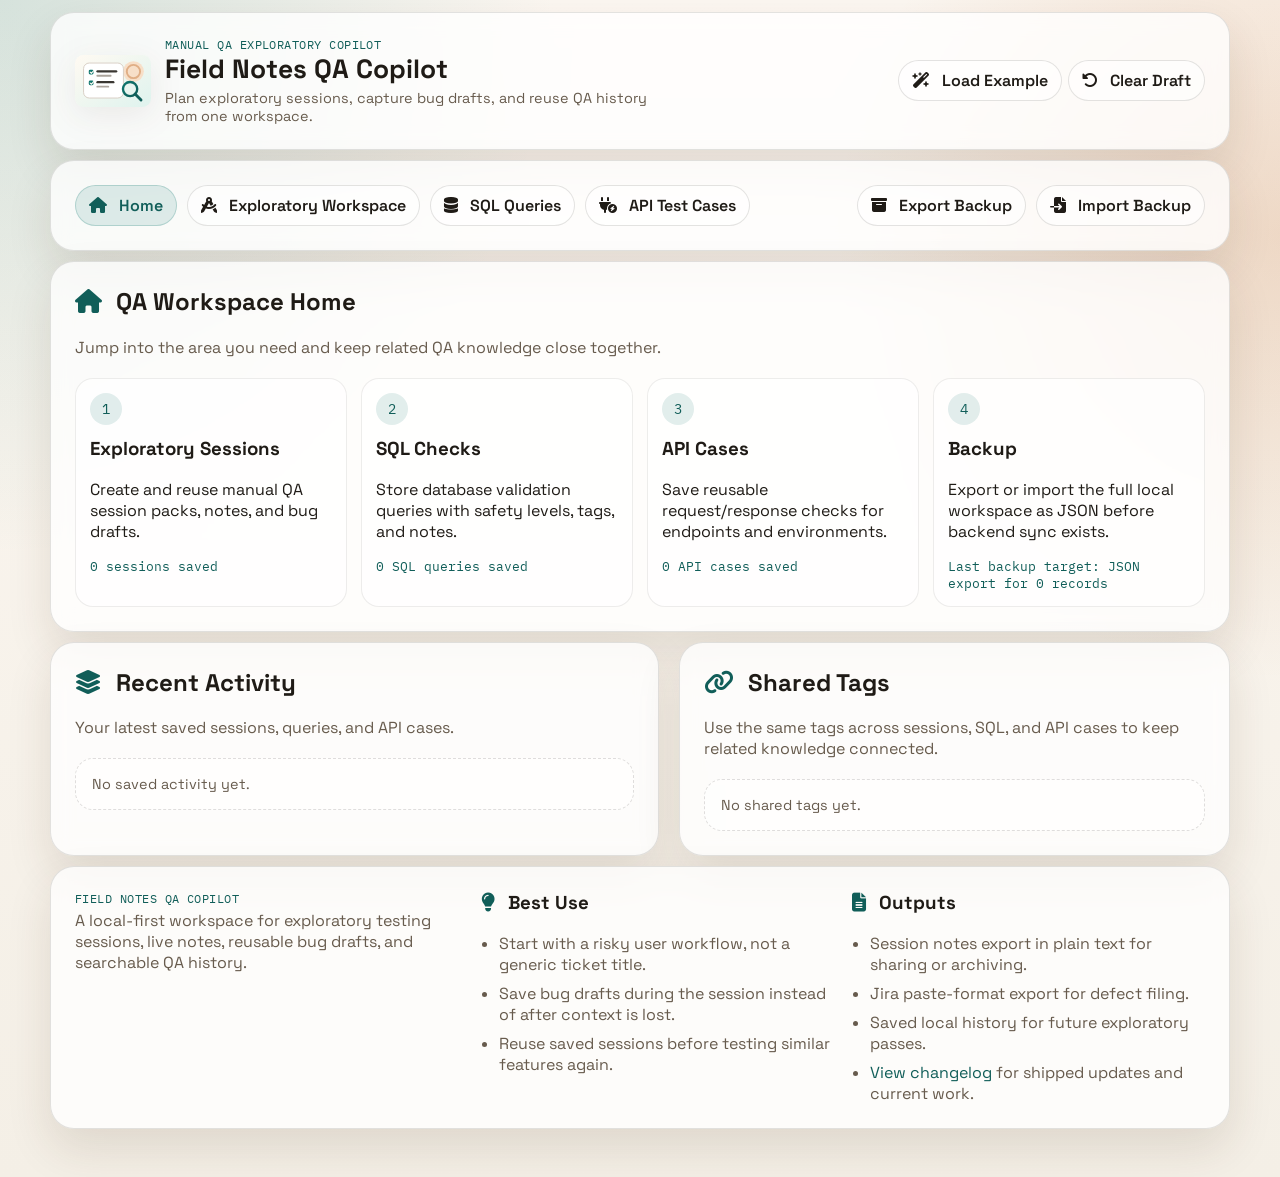
<file: index.html>
<!DOCTYPE html>
<html lang="en">
<head>
  <meta charset="UTF-8">
  <meta name="viewport" content="width=device-width, initial-scale=1.0">
  <title>Field Notes QA Copilot</title>
  <link rel="icon" type="image/svg+xml" href="favicon.svg">
  <link rel="preconnect" href="https://fonts.googleapis.com">
  <link rel="preconnect" href="https://fonts.gstatic.com" crossorigin>
  <link href="https://fonts.googleapis.com/css2?family=Space+Grotesk:wght@400;500;700&family=IBM+Plex+Mono:wght@400;500&display=swap" rel="stylesheet">
  <link rel="stylesheet" href="https://cdnjs.cloudflare.com/ajax/libs/font-awesome/6.5.2/css/all.min.css">
  <link rel="stylesheet" href="styles.css">
</head>
<body>
  <main class="shell">
    <section class="hero-bar card">
      <div class="hero-brand">
        <img src="cover-mark.svg" alt="Field Notes QA Copilot logo" class="hero-logo">
        <div>
          <p class="eyebrow">Manual QA Exploratory Copilot</p>
          <h1>Field Notes QA Copilot</h1>
          <p class="lede">Plan exploratory sessions, capture bug drafts, and reuse QA history from one workspace.</p>
        </div>
      </div>
      <div class="hero-actions">
        <button id="sampleBtn" class="ghost" type="button"><i class="fa-solid fa-wand-magic-sparkles"></i> Load Example</button>
        <button id="clearBtn" class="ghost" type="button"><i class="fa-solid fa-rotate-left"></i> Clear Draft</button>
      </div>
    </section>

    <section class="panel workspace-switcher card">
      <div class="workspace-tabs" role="tablist" aria-label="Workspace switcher">
        <button id="showHomeBtn" class="tab-btn is-active" type="button" role="tab" aria-selected="true">
          <i class="fa-solid fa-house"></i> Home
        </button>
        <button id="showExploratoryBtn" class="tab-btn" type="button" role="tab" aria-selected="false">
          <i class="fa-solid fa-compass-drafting"></i> Exploratory Workspace
        </button>
        <button id="showSqlBtn" class="tab-btn" type="button" role="tab" aria-selected="false">
          <i class="fa-solid fa-database"></i> SQL Queries
        </button>
        <button id="showApiBtn" class="tab-btn" type="button" role="tab" aria-selected="false">
          <i class="fa-solid fa-plug-circle-bolt"></i> API Test Cases
        </button>
      </div>
      <div class="workspace-actions">
        <button id="exportDataBtn" class="ghost" type="button"><i class="fa-solid fa-box-archive"></i> Export Backup</button>
        <button id="importDataBtn" class="ghost" type="button"><i class="fa-solid fa-file-import"></i> Import Backup</button>
        <input id="importDataInput" type="file" accept="application/json" hidden>
      </div>
    </section>

    <div id="homeWorkspace" class="workspace-view">
      <section class="panel card onboarding-card">
        <div class="card-header">
          <h2><i class="fa-solid fa-house"></i> QA Workspace Home</h2>
          <p>Jump into the area you need and keep related QA knowledge close together.</p>
        </div>
        <div class="dashboard-grid">
          <article class="step-card">
            <span class="step-number">1</span>
            <h3>Exploratory Sessions</h3>
            <p>Create and reuse manual QA session packs, notes, and bug drafts.</p>
            <p class="dashboard-metric" id="homeSessionCount">0 sessions saved</p>
          </article>
          <article class="step-card">
            <span class="step-number">2</span>
            <h3>SQL Checks</h3>
            <p>Store database validation queries with safety levels, tags, and notes.</p>
            <p class="dashboard-metric" id="homeSqlCount">0 SQL queries saved</p>
          </article>
          <article class="step-card">
            <span class="step-number">3</span>
            <h3>API Cases</h3>
            <p>Save reusable request/response checks for endpoints and environments.</p>
            <p class="dashboard-metric" id="homeApiCount">0 API cases saved</p>
          </article>
          <article class="step-card">
            <span class="step-number">4</span>
            <h3>Backup</h3>
            <p>Export or import the full local workspace as JSON before backend sync exists.</p>
            <p class="dashboard-metric" id="homeBackupHint">Local-first storage active</p>
          </article>
        </div>
      </section>

      <section class="panel grid history-grid">
        <section class="card">
          <div class="card-header">
            <h2><i class="fa-solid fa-layer-group"></i> Recent Activity</h2>
            <p>Your latest saved sessions, queries, and API cases.</p>
          </div>
          <div id="recentActivityList" class="saved-list empty-list">
            <p class="microcopy">No saved activity yet.</p>
          </div>
        </section>

        <section class="card">
          <div class="card-header">
            <h2><i class="fa-solid fa-link"></i> Shared Tags</h2>
            <p>Use the same tags across sessions, SQL, and API cases to keep related knowledge connected.</p>
          </div>
          <div id="tagSummaryList" class="saved-list empty-list">
            <p class="microcopy">No shared tags yet.</p>
          </div>
        </section>
      </section>
    </div>

    <div id="exploratoryWorkspace" class="workspace-view">
    <section class="panel card onboarding-card">
      <div class="card-header">
        <h2><i class="fa-solid fa-map-signs"></i> How To Use This Tool</h2>
        <p>Follow these 4 steps. You can load the example brief if you want to see a complete session first.</p>
      </div>
      <div class="onboarding-grid">
        <article class="step-card">
          <span class="step-number">1</span>
          <h3>Describe the feature</h3>
          <p>Fill in the Feature Brief with the story, summary, risks, and optional personas or platforms.</p>
        </article>
        <article class="step-card">
          <span class="step-number">2</span>
          <h3>Generate a session pack</h3>
          <p>Click <strong>Generate Session Pack</strong> to get test ideas, risky probes, and a coverage map.</p>
        </article>
        <article class="step-card">
          <span class="step-number">3</span>
          <h3>Test and save bug drafts</h3>
          <p>Use the Live Session and Bug Drafting sections while testing. Save one or more bug drafts as you go.</p>
        </article>
        <article class="step-card">
          <span class="step-number">4</span>
          <h3>Save or export</h3>
          <p>Save the full session to history, export session notes, or export a Jira paste-ready bug draft.</p>
        </article>
      </div>
      <details class="inline-tip">
        <summary>What each section is for</summary>
        <ul class="tip-list">
          <li><strong>Feature Brief:</strong> the input about what changed.</li>
          <li><strong>Session Pack:</strong> the generated ideas for what to test.</li>
          <li><strong>Live Session:</strong> your notes while exploring.</li>
          <li><strong>Bug Drafting:</strong> structured defect notes you can save and export.</li>
          <li><strong>Saved Sessions:</strong> your reusable history.</li>
        </ul>
      </details>
    </section>

    <section class="panel grid">
      <form id="brief-form" class="card input-card">
        <div class="card-header">
          <h2><i class="fa-solid fa-pen-to-square"></i> Feature Brief</h2>
          <p>Start here. Describe what changed and why it is risky.</p>
        </div>

        <section class="tips-banner">
          <div>
            <strong>Fast path</strong>
            <p>Fill only story, summary, and known risks to get a usable first session pack.</p>
          </div>
          <details>
            <summary>What makes a good brief?</summary>
            <ul class="tip-list">
              <li>State the user goal and the risky outcome if the feature fails.</li>
              <li>Mention roles, channels, environments, or external systems involved.</li>
              <li>List recent bugs, constraints, or areas that changed late.</li>
            </ul>
          </details>
        </section>

        <label>
          Feature / story
          <span class="hint">Name the workflow, not the ticket title.</span>
          <input id="featureName" name="featureName" type="text" placeholder="Password reset with email verification" required>
        </label>
        <section class="template-strip">
          <div class="template-header">
            <div>
              <strong>Feature templates</strong>
              <p class="microcopy">Seed the brief with a common workflow type.</p>
            </div>
            <select id="featureTemplate">
              <option value="">Choose a workflow</option>
              <option value="auth">Authentication flow</option>
              <option value="checkout">Checkout flow</option>
              <option value="profile">Profile update flow</option>
              <option value="search">Search and filtering</option>
              <option value="upload">Upload flow</option>
            </select>
          </div>
          <div id="featureTemplatePreview" class="template-preview">Select a workflow template to prefill the brief.</div>
          <div class="template-actions">
            <button id="applyFeatureTemplateBtn" type="button" class="ghost">Apply Feature Template</button>
          </div>
        </section>

        <label>
          Summary
          <span class="hint">Include why the feature matters and what failure would hurt.</span>
          <textarea id="summary" name="summary" rows="5" placeholder="Users request a reset link, confirm via email, and set a new password. High risk because login and account access are affected." required></textarea>
        </label>

        <label>
          Personas
          <span class="hint">Comma-separated roles or user types.</span>
          <input id="personas" name="personas" type="text" placeholder="new user, returning user, admin">
        </label>
        <div class="chip-row" data-target="personas">
          <button type="button" class="chip">guest</button>
          <button type="button" class="chip">returning user</button>
          <button type="button" class="chip">admin</button>
          <button type="button" class="chip">support agent</button>
        </div>

        <label>
          Platforms / environments
          <span class="hint">Browsers, devices, OS variants, environments.</span>
          <input id="platforms" name="platforms" type="text" placeholder="Chrome, Safari iPhone, staging">
        </label>
        <div class="chip-row" data-target="platforms">
          <button type="button" class="chip">Chrome</button>
          <button type="button" class="chip">Firefox</button>
          <button type="button" class="chip">Safari iPhone</button>
          <button type="button" class="chip">staging</button>
        </div>

        <label>
          Known risks or constraints
          <span class="hint">List unstable dependencies, edge cases, or sensitive business rules.</span>
          <textarea id="risks" name="risks" rows="4" placeholder="email delays, token expiry, localization, weak passwords"></textarea>
        </label>
        <section class="template-strip">
          <div class="template-header">
            <div>
              <strong>Risk templates</strong>
              <p class="microcopy">Use a template to seed risky paths quickly.</p>
            </div>
            <select id="riskTemplate">
              <option value="">Choose a template</option>
              <option value="auth">Authentication</option>
              <option value="payments">Payments</option>
              <option value="permissions">Permissions</option>
              <option value="notifications">Notifications</option>
              <option value="fileHandling">File handling</option>
            </select>
          </div>
          <div id="templatePreview" class="template-preview">Select a template to preview suggested risks.</div>
          <div class="template-actions">
            <button id="applyTemplateBtn" type="button" class="ghost">Apply Template Risks</button>
          </div>
        </section>
        <div class="chip-row" data-target="risks">
          <button type="button" class="chip">localization</button>
          <button type="button" class="chip">slow backend</button>
          <button type="button" class="chip">permissions</button>
          <button type="button" class="chip">token expiry</button>
          <button type="button" class="chip">duplicate submission</button>
        </div>

        <label>
          Notes from product / dev
          <span class="hint">Acceptance criteria, support tickets, release notes, or known compromises.</span>
          <textarea id="notes" name="notes" rows="4" placeholder="Acceptance criteria, special flags, support cases, recent bugs"></textarea>
        </label>

        <div class="form-actions">
          <button type="submit" class="primary"><i class="fa-solid fa-bolt"></i> Generate Session Pack</button>
          <p class="microcopy">This creates the test ideas you will use in the next section.</p>
        </div>
      </form>

      <section class="card output-card">
        <div class="card-header">
          <h2><i class="fa-solid fa-compass-drafting"></i> Session Pack</h2>
          <p>Step 2. Use this generated pack as your exploratory test guide.</p>
        </div>

        <div id="emptyState" class="empty-state">
          <p>No session pack yet. Fill in the feature brief and generate one.</p>
        </div>

        <div id="results" class="results hidden">
          <div class="summary-strip">
            <div>
              <span class="meta-label">Mission</span>
              <strong id="missionText"></strong>
            </div>
            <div>
              <span class="meta-label">Risk level</span>
              <strong id="riskLevel"></strong>
            </div>
            <div>
              <span class="meta-label">Topics</span>
              <strong id="topicSummary"></strong>
            </div>
            <div>
              <span class="meta-label">Counts</span>
              <strong id="packCounts"></strong>
            </div>
          </div>

          <section class="section-header">
            <div>
              <h3>Charters</h3>
              <p>Use these as session missions, not scripts.</p>
            </div>
            <ul id="charterList" class="stack-list"></ul>
          </section>

          <section class="section-header">
            <div>
              <h3>Edge-Case Probes</h3>
              <p>Scan these when you need new angles mid-session.</p>
            </div>
            <ul id="probeList" class="stack-list"></ul>
          </section>

          <section class="section-header">
            <div>
              <h3>Coverage Map</h3>
              <p>Mark what you touched and what still needs a pass.</p>
            </div>
            <ul id="coverageList" class="stack-list compact"></ul>
          </section>
        </div>
      </section>
    </section>

    <section class="panel grid session-grid">
      <section class="card">
        <div class="card-header">
          <h2><i class="fa-solid fa-binoculars"></i> Live Session</h2>
          <p>Step 3a. Capture what you tested, what you skipped, and what you noticed.</p>
        </div>
        <details class="inline-tip">
          <summary>Session logging tips</summary>
          <ul class="tip-list">
            <li>Write what you learned, not every click you made.</li>
            <li>Note what you skipped on purpose so the coverage gap is explicit.</li>
            <li>Capture filenames, URLs, and timestamps while they are easy to grab.</li>
          </ul>
        </details>

        <div class="session-fields">
          <label>
            Session goal
            <input id="sessionGoal" type="text" placeholder="Validate reset flow across valid and invalid email/token states">
          </label>

          <label>
            Coverage notes
            <textarea id="coverageNotes" rows="4" placeholder="What you covered, skipped, or want to revisit"></textarea>
          </label>

          <label>
            Observations
            <textarea id="observations" rows="6" placeholder="Fast notes from the exploratory session"></textarea>
          </label>

          <label>
            Evidence links or filenames
            <textarea id="evidence" rows="3" placeholder="screens/reset-expired-token.png, HAR file, screen recording"></textarea>
          </label>
        </div>
      </section>

      <section class="card">
        <div class="card-header">
          <h2><i class="fa-solid fa-bug"></i> Bug Drafting</h2>
          <p>Step 3b. Save one or more defects while the context is still fresh.</p>
        </div>
        <details class="inline-tip">
          <summary>Bug drafting tips</summary>
          <ul class="tip-list">
            <li>Write the title as observed behavior plus affected area.</li>
            <li>Use expected vs actual to show user impact, not just technical mismatch.</li>
            <li>Keep steps short enough that another QA can replay them quickly.</li>
          </ul>
        </details>

        <div class="session-fields">
          <div class="draft-toolbar">
            <div class="draft-meta">
              <span class="pill" id="activeDraftLabel">New draft</span>
              <span class="draft-stamp" id="activeDraftStamp">Not saved yet</span>
            </div>
            <div class="inline-actions">
              <button id="resetDraftBtn" type="button" class="ghost"><i class="fa-solid fa-file-circle-plus"></i> New Draft</button>
              <button id="saveDraftBtn" type="button" class="secondary"><i class="fa-solid fa-floppy-disk"></i> Save Draft</button>
            </div>
          </div>

          <label>
            Bug title
            <input id="bugTitle" type="text" placeholder="Expired reset token shows success confirmation">
          </label>

          <label>
            Steps to reproduce
            <textarea id="steps" rows="5" placeholder="1. Request reset
2. Wait for token expiry
3. Open link
4. Submit new password"></textarea>
          </label>

          <label>
            Expected result
            <textarea id="expected" rows="3" placeholder="User should be blocked and asked to request a new link"></textarea>
          </label>

          <label>
            Actual result
            <textarea id="actual" rows="3" placeholder="Success message appears even though password does not change"></textarea>
          </label>

          <label>
            Severity hint
            <select id="severity">
              <option>Critical</option>
              <option selected>High</option>
              <option>Medium</option>
              <option>Low</option>
            </select>
          </label>
          <label>
            Draft status
            <select id="draftStatus">
              <option selected>New</option>
              <option>Ready to file</option>
              <option>Filed</option>
            </select>
          </label>
        </div>

        <section class="draft-list-wrap">
          <div class="section-header compact-header">
            <div>
              <h3>Drafts in this session</h3>
              <p>Select one to edit or export.</p>
            </div>
          </div>
          <div id="draftList" class="saved-list empty-list">
            <p class="microcopy">No saved bug drafts yet.</p>
          </div>
        </section>
      </section>
    </section>

    <section class="panel grid history-grid">
      <section class="card">
        <div class="card-header">
          <h2><i class="fa-solid fa-clock-rotate-left"></i> Saved Sessions</h2>
          <p>Step 4a. Reopen older sessions and search what the team already tested.</p>
        </div>
        <div class="history-toolbar">
          <input id="historySearch" type="search" placeholder="Search feature, risk, topic, or bug title">
          <span class="pill" id="historyCount">0 sessions</span>
        </div>
        <div id="historyList" class="saved-list empty-list">
          <p class="microcopy">No saved sessions yet.</p>
        </div>
      </section>

      <section class="card">
        <div class="card-header">
          <h2><i class="fa-solid fa-box-archive"></i> Save Snapshot</h2>
          <p>Step 4b. Save the current work as a reusable session snapshot.</p>
        </div>
        <div class="snapshot-grid">
          <label>
            Tester
            <input id="testerName" type="text" placeholder="Andrei">
          </label>
          <label>
            Build / release
            <input id="buildRef" type="text" placeholder="staging-2026.03.15">
          </label>
        </div>
        <label>
          Session tags
          <input id="sessionTags" type="text" placeholder="auth, regression, release-blocker">
        </label>
        <label>
          Related links / references
          <input id="sessionLinks" type="text" placeholder="SQL: Find user by email, API: Create order returns 201">
        </label>
        <div>
          <span class="hint-label">Link saved records</span>
          <div id="sessionRecordLinks" class="record-link-picker empty-list">
            <p class="microcopy">Save SQL queries or API cases first, then link them here.</p>
          </div>
        </div>
        <div class="tips-banner compact-banner">
          <div>
            <strong>What gets saved</strong>
            <p>Brief, session notes, generated pack, bug drafts, tester, build, tags, linked records, related notes, and save timestamp.</p>
          </div>
        </div>
        <button id="saveSessionBtn" class="primary" type="button"><i class="fa-solid fa-bookmark"></i> Save Session</button>
      </section>
    </section>

    <section class="panel actions">
      <button id="exportBtn" class="secondary"><i class="fa-solid fa-file-arrow-down"></i> Export Session Notes (.txt)</button>
      <button id="jiraBtn" class="ghost" type="button"><i class="fa-solid fa-ticket"></i> Export Jira Paste Format (.txt)</button>
      <button id="copyBtn" class="ghost" type="button"><i class="fa-solid fa-copy"></i> Copy Session Summary</button>
      <p id="statusMessage" class="status">Start with the Feature Brief, then click Generate Session Pack.</p>
    </section>
    </div>

    <div id="sqlWorkspace" class="workspace-view hidden-workspace">
      <section class="panel card onboarding-card">
        <div class="card-header">
          <h2><i class="fa-solid fa-database"></i> SQL Queries Workspace</h2>
          <p>Save your own QA SQL queries, organize them by category, and copy them when you need them.</p>
        </div>
        <div class="onboarding-grid">
          <article class="step-card">
            <span class="step-number">1</span>
            <h3>Create a query</h3>
            <p>Add the query name, category, database type, and the SQL you want to keep.</p>
          </article>
          <article class="step-card">
            <span class="step-number">2</span>
            <h3>Save it locally</h3>
            <p>Saved queries stay in this browser so you can reuse them in future QA sessions.</p>
          </article>
          <article class="step-card">
            <span class="step-number">3</span>
            <h3>Search and filter</h3>
            <p>Find queries by name, category, database, or notes when investigating issues.</p>
          </article>
          <article class="step-card">
            <span class="step-number">4</span>
            <h3>Copy and run</h3>
            <p>Copy the SQL text and use it in your database tool of choice.</p>
          </article>
        </div>
      </section>

      <section class="panel grid sql-grid">
        <section class="card">
          <div class="card-header">
            <h2><i class="fa-solid fa-file-code"></i> Query Editor</h2>
            <p>Create or update your own SQL snippets.</p>
          </div>

          <div class="draft-toolbar">
            <div class="draft-meta">
              <span class="pill" id="activeSqlLabel">New query</span>
              <span class="draft-stamp" id="activeSqlStamp">Not saved yet</span>
            </div>
            <div class="inline-actions">
              <button id="resetSqlBtn" type="button" class="ghost"><i class="fa-solid fa-file-circle-plus"></i> New Query</button>
              <button id="saveSqlBtn" type="button" class="secondary"><i class="fa-solid fa-floppy-disk"></i> Save Query</button>
            </div>
          </div>

          <div class="session-fields">
            <label>
              Query name
              <input id="sqlName" type="text" placeholder="Find user by email">
            </label>

            <div class="snapshot-grid">
              <label>
                Category
                <input id="sqlCategory" type="text" placeholder="users, orders, payments">
              </label>
              <label>
                Database
                <select id="sqlDialect">
                  <option selected>PostgreSQL</option>
                  <option>MySQL</option>
                  <option>SQL Server</option>
                  <option>SQLite</option>
                  <option>Generic SQL</option>
                </select>
              </label>
            </div>

            <label>
              Shared tags
              <input id="sqlTags" type="text" placeholder="auth, users, smoke">
            </label>

            <label>
              Safety
              <select id="sqlSafety">
                <option selected>Read only</option>
                <option>Setup / Insert</option>
                <option>Update / Reset</option>
                <option>Delete / Destructive</option>
              </select>
            </label>

            <label>
              SQL query
              <textarea id="sqlQueryText" rows="10" class="code-area" placeholder="select * from users where email = :email;"></textarea>
            </label>

            <label>
              Notes
              <textarea id="sqlNotes" rows="4" placeholder="Explain placeholders, expected use, and any warnings."></textarea>
            </label>

            <label>
              Related links / references
              <input id="sqlLinks" type="text" placeholder="Session: Password reset flow, API: Get user profile">
            </label>
            <div>
              <span class="hint-label">Link saved records</span>
              <div id="sqlRecordLinks" class="record-link-picker empty-list">
                <p class="microcopy">Save sessions or API cases first, then link them here.</p>
              </div>
            </div>
          </div>
        </section>

        <section class="card">
          <div class="card-header">
            <h2><i class="fa-solid fa-book-bookmark"></i> Saved Queries</h2>
            <p>Search your personal QA query library.</p>
          </div>

          <div class="history-toolbar">
            <input id="sqlSearch" type="search" placeholder="Search query name, category, database, or notes">
            <span class="pill" id="sqlCount">0 queries</span>
          </div>

          <div id="sqlList" class="saved-list empty-list">
            <p class="microcopy">No saved SQL queries yet.</p>
          </div>
        </section>
      </section>
    </div>

    <div id="apiWorkspace" class="workspace-view hidden-workspace">
      <section class="panel card onboarding-card">
        <div class="card-header">
          <h2><i class="fa-solid fa-plug-circle-bolt"></i> API Test Cases Workspace</h2>
          <p>Save your own QA API checks with request details, expected validations, and notes.</p>
        </div>
        <div class="onboarding-grid">
          <article class="step-card">
            <span class="step-number">1</span>
            <h3>Define the request</h3>
            <p>Capture method, endpoint, environment, auth notes, headers, and request body.</p>
          </article>
          <article class="step-card">
            <span class="step-number">2</span>
            <h3>Add expected checks</h3>
            <p>Record expected status code, response checks, negative cases, and business rules.</p>
          </article>
          <article class="step-card">
            <span class="step-number">3</span>
            <h3>Save and search</h3>
            <p>Store reusable endpoint cases and find them later by tag, method, or environment.</p>
          </article>
          <article class="step-card">
            <span class="step-number">4</span>
            <h3>Copy and reuse</h3>
            <p>Copy the saved API case and use it in your API client, docs, or test notes.</p>
          </article>
        </div>
      </section>

      <section class="panel grid api-grid">
        <section class="card">
          <div class="card-header">
            <h2><i class="fa-solid fa-file-import"></i> Swagger to Postman</h2>
            <p>Upload an OpenAPI / Swagger JSON file and generate a Postman collection you can download.</p>
          </div>

          <div class="session-fields">
            <label>
              Collection name override
              <input id="postmanCollectionName" type="text" placeholder="Payments API QA Collection">
            </label>

            <label>
              Swagger / OpenAPI JSON
              <input id="swaggerFileInput" type="file" accept="application/json,.json">
            </label>

            <div class="snapshot-grid">
              <label>
                API import mode
                <select id="apiImportMode">
                  <option value="create-only">Create only new cases</option>
                  <option value="upsert" selected>Update matching cases</option>
                  <option value="replace-generated">Replace generated cases</option>
                </select>
              </label>
              <label>
                Generated tags suffix
                <input id="apiImportTagSuffix" type="text" placeholder="swagger-import, smoke">
              </label>
            </div>

            <div class="inline-actions">
              <button id="generatePostmanBtn" type="button" class="secondary"><i class="fa-solid fa-wand-magic-sparkles"></i> Generate Collection</button>
              <button id="previewApiCasesBtn" type="button" class="ghost"><i class="fa-solid fa-list-check"></i> Preview API Cases</button>
              <button id="generateApiCasesBtn" type="button" class="ghost"><i class="fa-solid fa-layer-group"></i> Import API Cases</button>
              <button id="downloadPostmanBtn" type="button" class="ghost"><i class="fa-solid fa-file-arrow-down"></i> Download Postman Collection</button>
            </div>

            <div class="tips-banner compact-banner">
              <div>
                <strong>What gets generated</strong>
                <p>Folders by tag, requests by endpoint, base URL variable, auth hints, headers, request bodies, and basic QA-friendly test scripts.</p>
              </div>
            </div>

            <div id="postmanSummary" class="template-preview">No OpenAPI file loaded yet.</div>
            <div id="apiImportSummary" class="template-preview">No API import preview yet.</div>
            <div id="apiImportPreview" class="saved-list empty-list">
              <p class="microcopy">Preview generated API cases before importing them.</p>
            </div>
          </div>
        </section>

        <section class="card">
          <div class="card-header">
            <h2><i class="fa-solid fa-circle-nodes"></i> API Case Editor</h2>
            <p>Create or update reusable API test cases.</p>
          </div>

          <div class="draft-toolbar">
            <div class="draft-meta">
              <span class="pill" id="activeApiLabel">New API case</span>
              <span class="draft-stamp" id="activeApiStamp">Not saved yet</span>
            </div>
            <div class="inline-actions">
              <button id="resetApiBtn" type="button" class="ghost"><i class="fa-solid fa-file-circle-plus"></i> New API Case</button>
              <button id="saveApiBtn" type="button" class="secondary"><i class="fa-solid fa-floppy-disk"></i> Save API Case</button>
            </div>
          </div>

          <div class="session-fields">
            <label>
              Case name
              <input id="apiName" type="text" placeholder="Create order returns 201 with order id">
            </label>

            <div class="snapshot-grid">
              <label>
                Method
                <select id="apiMethod">
                  <option>GET</option>
                  <option selected>POST</option>
                  <option>PUT</option>
                  <option>PATCH</option>
                  <option>DELETE</option>
                </select>
              </label>
              <label>
                Environment
                <input id="apiEnvironment" type="text" placeholder="staging">
              </label>
            </div>

            <label>
              Endpoint
              <input id="apiEndpoint" type="text" placeholder="/api/v1/orders">
            </label>

            <label>
              Category / tags
              <input id="apiTags" type="text" placeholder="orders, checkout, smoke">
            </label>

            <label>
              Auth notes
              <input id="apiAuth" type="text" placeholder="Bearer token with checkout scope">
            </label>

            <label>
              Headers
              <textarea id="apiHeaders" rows="4" class="code-area compact-code" placeholder='Content-Type: application/json&#10;X-Tenant-Id: demo'></textarea>
            </label>

            <label>
              Request body
              <textarea id="apiBody" rows="7" class="code-area compact-code" placeholder='{"user_id": ":user_id", "items": [{"sku": "ABC-123", "qty": 1}]}'></textarea>
            </label>

            <div class="snapshot-grid">
              <label>
                Expected status
                <input id="apiExpectedStatus" type="text" placeholder="201">
              </label>
              <label>
                Case type
                <select id="apiCaseType">
                  <option selected>Positive</option>
                  <option>Negative</option>
                  <option>Boundary</option>
                  <option>Regression</option>
                </select>
              </label>
            </div>

            <label>
              Expected response checks
              <textarea id="apiChecks" rows="5" placeholder="response contains order_id&#10;status is pending_payment&#10;no internal error fields exposed"></textarea>
            </label>

            <label>
              Notes
              <textarea id="apiNotes" rows="4" placeholder="Mention placeholders, sequence dependencies, and follow-up checks."></textarea>
            </label>

            <label>
              Related links / references
              <input id="apiLinks" type="text" placeholder="Session: Checkout flow, SQL: Find order by id">
            </label>
            <div>
              <span class="hint-label">Link saved records</span>
              <div id="apiRecordLinks" class="record-link-picker empty-list">
                <p class="microcopy">Save sessions or SQL queries first, then link them here.</p>
              </div>
            </div>
          </div>
        </section>

        <section class="card">
          <div class="card-header">
            <h2><i class="fa-solid fa-book-open-reader"></i> Saved API Cases</h2>
            <p>Search your personal API testing library.</p>
          </div>

          <div class="history-toolbar">
            <input id="apiSearch" type="search" placeholder="Search case name, endpoint, method, environment, or tags">
            <span class="pill" id="apiCount">0 cases</span>
          </div>

          <div id="apiList" class="saved-list empty-list">
            <p class="microcopy">No saved API cases yet.</p>
          </div>
        </section>
      </section>
    </div>

    <footer class="panel footer-card card">
      <div class="footer-grid">
        <section>
          <p class="eyebrow">Field Notes QA Copilot</p>
          <p class="footer-copy">
            A local-first workspace for exploratory testing sessions, live notes, reusable bug drafts, and searchable QA history.
          </p>
        </section>
        <section>
          <h3><i class="fa-solid fa-lightbulb"></i> Best Use</h3>
          <ul class="footer-list">
            <li>Start with a risky user workflow, not a generic ticket title.</li>
            <li>Save bug drafts during the session instead of after context is lost.</li>
            <li>Reuse saved sessions before testing similar features again.</li>
          </ul>
        </section>
        <section>
          <h3><i class="fa-solid fa-file-lines"></i> Outputs</h3>
          <ul class="footer-list">
            <li>Session notes export in plain text for sharing or archiving.</li>
            <li>Jira paste-format export for defect filing.</li>
            <li>Saved local history for future exploratory passes.</li>
            <li><a href="changelog.html">View changelog</a> for shipped updates and current work.</li>
          </ul>
        </section>
      </div>
    </footer>
  </main>

  <script src="app.js"></script>
</body>
</html>
</file>
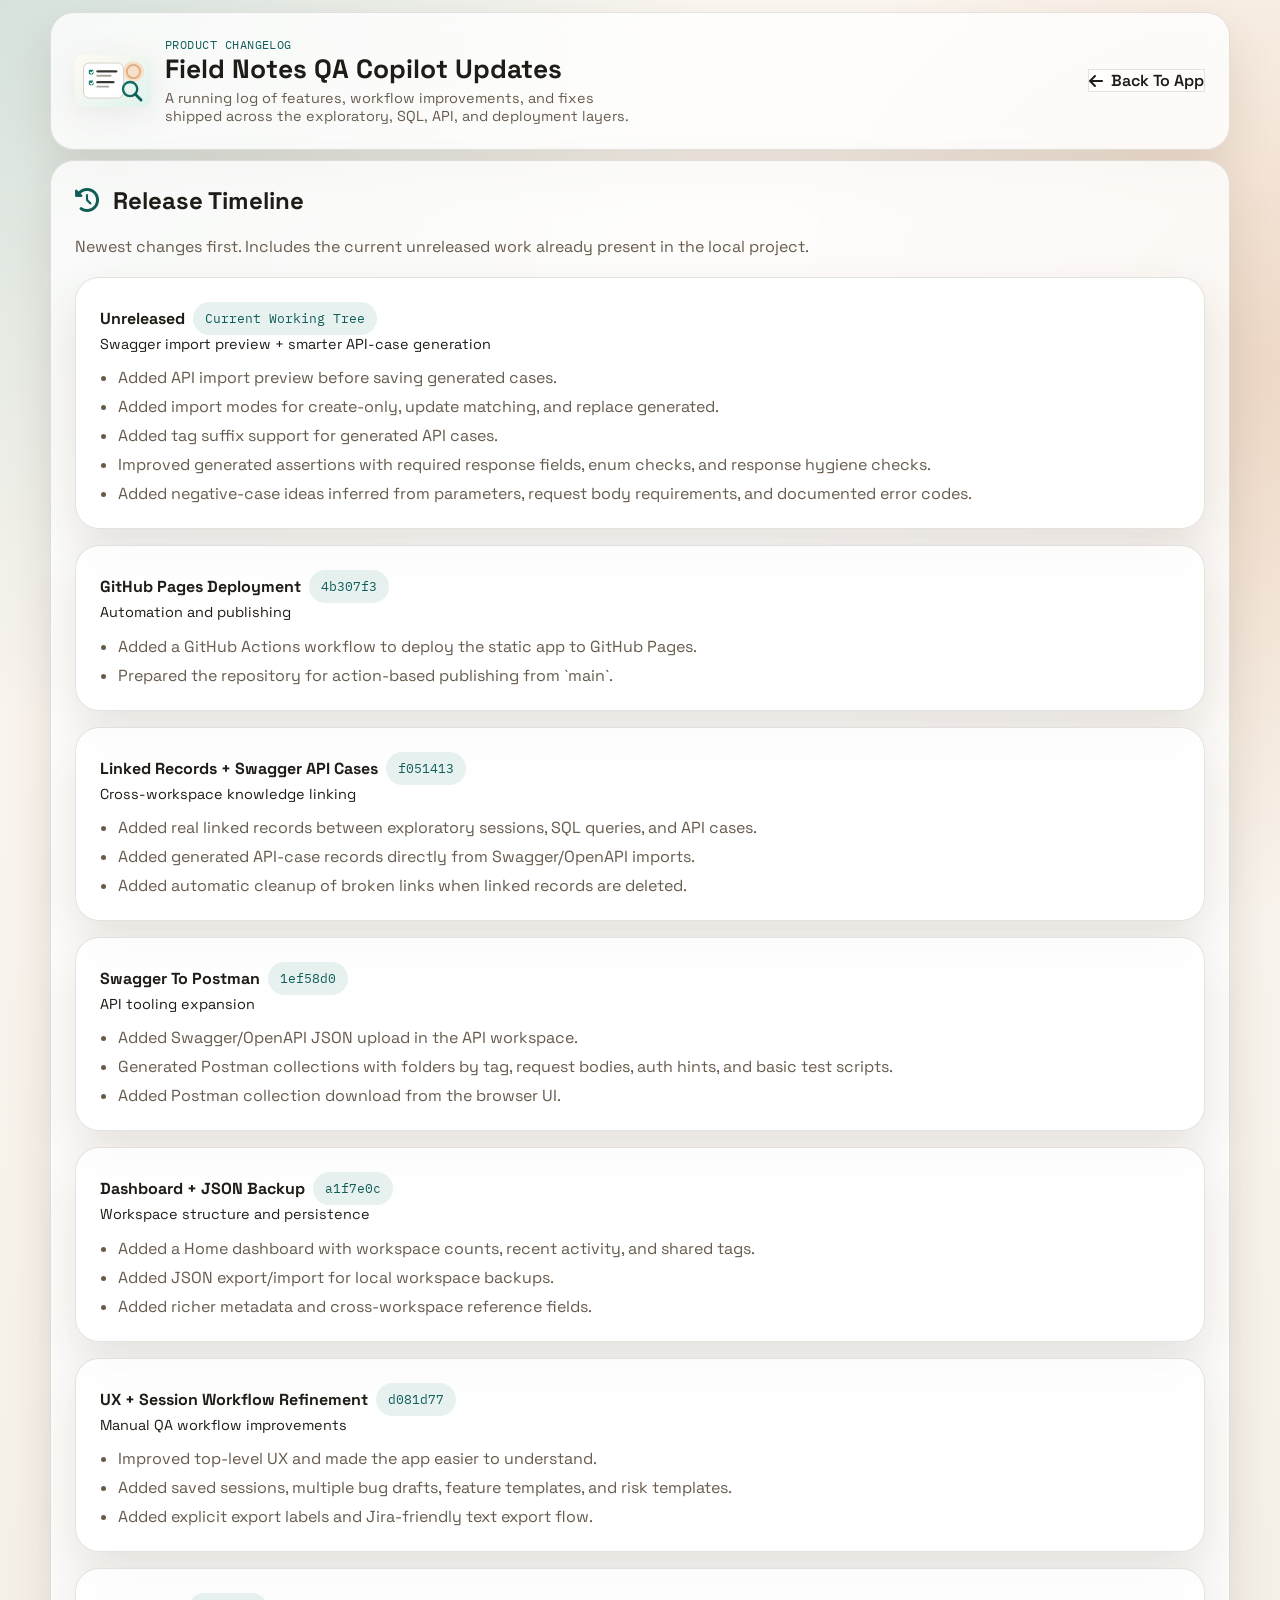
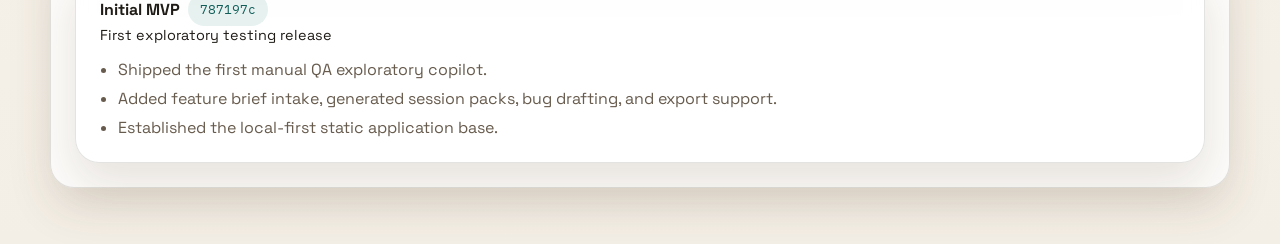
<file: changelog.html>
<!DOCTYPE html>
<html lang="en">
<head>
  <meta charset="UTF-8">
  <meta name="viewport" content="width=device-width, initial-scale=1.0">
  <title>Field Notes QA Copilot Changelog</title>
  <link rel="icon" type="image/svg+xml" href="favicon.svg">
  <link rel="preconnect" href="https://fonts.googleapis.com">
  <link rel="preconnect" href="https://fonts.gstatic.com" crossorigin>
  <link href="https://fonts.googleapis.com/css2?family=Space+Grotesk:wght@400;500;700&family=IBM+Plex+Mono:wght@400;500&display=swap" rel="stylesheet">
  <link rel="stylesheet" href="https://cdnjs.cloudflare.com/ajax/libs/font-awesome/6.5.2/css/all.min.css">
  <link rel="stylesheet" href="styles.css">
</head>
<body>
  <main class="shell subpage-shell">
    <section class="hero-bar card">
      <div class="hero-brand">
        <img src="cover-mark.svg" alt="Field Notes QA Copilot logo" class="hero-logo">
        <div>
          <p class="eyebrow">Product Changelog</p>
          <h1>Field Notes QA Copilot Updates</h1>
          <p class="lede">A running log of features, workflow improvements, and fixes shipped across the exploratory, SQL, API, and deployment layers.</p>
        </div>
      </div>
      <div class="hero-actions">
        <a href="index.html" class="ghost subpage-link"><i class="fa-solid fa-arrow-left"></i> Back To App</a>
      </div>
    </section>

    <section class="panel card">
      <div class="card-header">
        <h2><i class="fa-solid fa-clock-rotate-left"></i> Release Timeline</h2>
        <p>Newest changes first. Includes the current unreleased work already present in the local project.</p>
      </div>

      <div class="changelog-list">
        <article class="card changelog-entry">
          <div class="saved-title-row">
            <strong>Unreleased</strong>
            <span class="pill">Current Working Tree</span>
          </div>
          <p class="saved-meta">Swagger import preview + smarter API-case generation</p>
          <ul class="footer-list changelog-points">
            <li>Added API import preview before saving generated cases.</li>
            <li>Added import modes for create-only, update matching, and replace generated.</li>
            <li>Added tag suffix support for generated API cases.</li>
            <li>Improved generated assertions with required response fields, enum checks, and response hygiene checks.</li>
            <li>Added negative-case ideas inferred from parameters, request body requirements, and documented error codes.</li>
          </ul>
        </article>

        <article class="card changelog-entry">
          <div class="saved-title-row">
            <strong>GitHub Pages Deployment</strong>
            <span class="pill">4b307f3</span>
          </div>
          <p class="saved-meta">Automation and publishing</p>
          <ul class="footer-list changelog-points">
            <li>Added a GitHub Actions workflow to deploy the static app to GitHub Pages.</li>
            <li>Prepared the repository for action-based publishing from `main`.</li>
          </ul>
        </article>

        <article class="card changelog-entry">
          <div class="saved-title-row">
            <strong>Linked Records + Swagger API Cases</strong>
            <span class="pill">f051413</span>
          </div>
          <p class="saved-meta">Cross-workspace knowledge linking</p>
          <ul class="footer-list changelog-points">
            <li>Added real linked records between exploratory sessions, SQL queries, and API cases.</li>
            <li>Added generated API-case records directly from Swagger/OpenAPI imports.</li>
            <li>Added automatic cleanup of broken links when linked records are deleted.</li>
          </ul>
        </article>

        <article class="card changelog-entry">
          <div class="saved-title-row">
            <strong>Swagger To Postman</strong>
            <span class="pill">1ef58d0</span>
          </div>
          <p class="saved-meta">API tooling expansion</p>
          <ul class="footer-list changelog-points">
            <li>Added Swagger/OpenAPI JSON upload in the API workspace.</li>
            <li>Generated Postman collections with folders by tag, request bodies, auth hints, and basic test scripts.</li>
            <li>Added Postman collection download from the browser UI.</li>
          </ul>
        </article>

        <article class="card changelog-entry">
          <div class="saved-title-row">
            <strong>Dashboard + JSON Backup</strong>
            <span class="pill">a1f7e0c</span>
          </div>
          <p class="saved-meta">Workspace structure and persistence</p>
          <ul class="footer-list changelog-points">
            <li>Added a Home dashboard with workspace counts, recent activity, and shared tags.</li>
            <li>Added JSON export/import for local workspace backups.</li>
            <li>Added richer metadata and cross-workspace reference fields.</li>
          </ul>
        </article>

        <article class="card changelog-entry">
          <div class="saved-title-row">
            <strong>UX + Session Workflow Refinement</strong>
            <span class="pill">d081d77</span>
          </div>
          <p class="saved-meta">Manual QA workflow improvements</p>
          <ul class="footer-list changelog-points">
            <li>Improved top-level UX and made the app easier to understand.</li>
            <li>Added saved sessions, multiple bug drafts, feature templates, and risk templates.</li>
            <li>Added explicit export labels and Jira-friendly text export flow.</li>
          </ul>
        </article>

        <article class="card changelog-entry">
          <div class="saved-title-row">
            <strong>Initial MVP</strong>
            <span class="pill">787197c</span>
          </div>
          <p class="saved-meta">First exploratory testing release</p>
          <ul class="footer-list changelog-points">
            <li>Shipped the first manual QA exploratory copilot.</li>
            <li>Added feature brief intake, generated session packs, bug drafting, and export support.</li>
            <li>Established the local-first static application base.</li>
          </ul>
        </article>
      </div>
    </section>
  </main>
</body>
</html>
</file>
<file: styles.css>
:root {
  --bg: #f4efe6;
  --panel: rgba(255, 251, 245, 0.84);
  --card: rgba(255, 255, 255, 0.78);
  --text: #1f1b16;
  --muted: #675b4d;
  --line: rgba(31, 27, 22, 0.12);
  --accent: #0f766e;
  --accent-strong: #115e59;
  --signal: #b45309;
  --shadow: 0 20px 45px rgba(63, 42, 20, 0.12);
}

* {
  box-sizing: border-box;
}

body {
  margin: 0;
  min-height: 100vh;
  font-family: "Space Grotesk", sans-serif;
  color: var(--text);
  background:
    radial-gradient(circle at top left, rgba(15, 118, 110, 0.16), transparent 32%),
    radial-gradient(circle at right 20%, rgba(180, 83, 9, 0.18), transparent 28%),
    linear-gradient(180deg, #fcf7f1 0%, var(--bg) 100%);
}

a {
  color: var(--accent-strong);
  text-decoration: none;
}

a:hover {
  text-decoration: underline;
}

.shell {
  width: min(1180px, calc(100% - 32px));
  margin: 0 auto;
  padding: 12px 0 36px;
}

.subpage-shell {
  padding-bottom: 56px;
}

.hero-actions,
.form-actions,
.chip-row,
.inline-actions,
.template-header,
.template-actions,
.history-toolbar,
.snapshot-grid,
.draft-toolbar {
  display: flex;
  flex-wrap: wrap;
  gap: 10px;
}

.hero-actions {
  gap: 6px;
  justify-content: flex-end;
}

.subpage-link {
  display: inline-flex;
  align-items: center;
  gap: 8px;
}

.hero-bar {
  display: flex;
  justify-content: space-between;
  align-items: center;
  gap: 18px;
  padding: 14px 18px;
}

.hero-brand {
  display: flex;
  align-items: center;
  gap: 14px;
  min-width: 0;
}

.hero-logo {
  width: 76px;
  height: auto;
  flex: 0 0 auto;
  filter: drop-shadow(0 8px 16px rgba(63, 42, 20, 0.08));
}

.eyebrow,
.meta-label,
.status {
  font-family: "IBM Plex Mono", monospace;
  letter-spacing: 0.04em;
}

.eyebrow {
  color: var(--accent-strong);
  text-transform: uppercase;
  font-size: 0.72rem;
  margin-bottom: 4px;
}

h1,
h2,
h3,
p {
  margin-top: 0;
}

h1 {
  font-size: 1.65rem;
  line-height: 1.02;
  margin-bottom: 6px;
}

.lede {
  max-width: 54ch;
  color: var(--muted);
  font-size: 0.9rem;
  margin-bottom: 0;
}

.panel {
  margin-top: 10px;
}

.history-grid {
  grid-template-columns: 1.05fr 0.95fr;
}

.sql-grid {
  grid-template-columns: 1fr 0.95fr;
}

.api-grid {
  grid-template-columns: 1fr 0.95fr;
}

.workspace-view.hidden-workspace {
  display: none;
}

.workspace-switcher {
  padding: 12px 16px;
  display: flex;
  justify-content: space-between;
  align-items: center;
  gap: 12px;
}

.workspace-tabs {
  display: flex;
  flex-wrap: wrap;
  gap: 10px;
}

.workspace-actions {
  display: flex;
  flex-wrap: wrap;
  gap: 10px;
}

.tab-btn {
  background: rgba(255, 255, 255, 0.58);
  color: var(--text);
  border: 1px solid rgba(31, 27, 22, 0.12);
  font-weight: 600;
}

.tab-btn.is-active {
  background: rgba(15, 118, 110, 0.12);
  color: var(--accent-strong);
  border-color: rgba(15, 118, 110, 0.22);
}

.onboarding-card {
  padding-bottom: 16px;
}

.onboarding-grid {
  display: grid;
  grid-template-columns: repeat(4, minmax(0, 1fr));
  gap: 14px;
}

.dashboard-grid {
  display: grid;
  grid-template-columns: repeat(4, minmax(0, 1fr));
  gap: 14px;
}

.dashboard-metric {
  margin-bottom: 0;
  color: var(--accent-strong);
  font-family: "IBM Plex Mono", monospace;
  font-size: 0.82rem;
}

.step-card {
  padding: 14px;
  border-radius: 18px;
  background: rgba(255, 255, 255, 0.64);
  border: 1px solid rgba(31, 27, 22, 0.08);
}

.step-number {
  display: inline-flex;
  width: 32px;
  height: 32px;
  align-items: center;
  justify-content: center;
  margin-bottom: 12px;
  border-radius: 999px;
  background: rgba(15, 118, 110, 0.12);
  color: var(--accent-strong);
  font-family: "IBM Plex Mono", monospace;
  font-size: 0.85rem;
}

.grid {
  display: grid;
  gap: 20px;
  grid-template-columns: 1.05fr 0.95fr;
}

.session-grid {
  grid-template-columns: repeat(2, 1fr);
}

.card {
  background: var(--card);
  border: 1px solid var(--line);
  border-radius: 24px;
  box-shadow: var(--shadow);
  padding: 24px;
  backdrop-filter: blur(10px);
}

.output-card {
  position: sticky;
  top: 18px;
  align-self: start;
}

.card-header {
  margin-bottom: 20px;
}

.card-header p {
  color: var(--muted);
  margin-bottom: 0;
}

label {
  display: block;
  margin-bottom: 16px;
  font-weight: 500;
}

.hint,
.microcopy,
.section-header p,
.tip-list,
summary,
.tips-banner p,
.saved-item p,
.template-preview {
  color: var(--muted);
}

.code-area {
  font-family: "IBM Plex Mono", monospace;
  font-size: 0.9rem;
  line-height: 1.45;
  min-height: 240px;
}

.compact-code {
  min-height: 120px;
}

.hint {
  display: block;
  margin-top: 4px;
  font-weight: 400;
  font-size: 0.92rem;
}

.hint-label {
  display: block;
  margin-bottom: 10px;
  font-weight: 500;
}

input,
textarea,
select,
button {
  font: inherit;
}

input,
textarea,
select {
  width: 100%;
  margin-top: 8px;
  border: 1px solid rgba(31, 27, 22, 0.15);
  border-radius: 16px;
  padding: 14px 15px;
  background: rgba(255, 255, 255, 0.78);
  color: var(--text);
}

input:focus,
textarea:focus,
select:focus {
  outline: 2px solid rgba(15, 118, 110, 0.22);
  border-color: var(--accent);
}

textarea {
  resize: vertical;
}

button {
  border: 0;
  border-radius: 999px;
  padding: 9px 13px;
  cursor: pointer;
  transition: transform 160ms ease, opacity 160ms ease, background 160ms ease;
}

button:hover {
  transform: translateY(-1px);
}

button i,
h2 i,
h3 i {
  margin-right: 8px;
}

h2 i,
h3 i {
  color: var(--accent-strong);
}

.primary {
  background: var(--accent);
  color: #f8fffd;
  width: 100%;
  font-weight: 700;
}

.secondary {
  background: #1f1b16;
  color: #fffaf2;
  font-weight: 700;
}

.ghost {
  background: rgba(255, 255, 255, 0.58);
  color: var(--text);
  border: 1px solid rgba(31, 27, 22, 0.12);
  font-weight: 600;
}

.chip {
  background: rgba(15, 118, 110, 0.08);
  color: var(--accent-strong);
  border: 1px solid rgba(15, 118, 110, 0.14);
  padding: 9px 12px;
  font-size: 0.92rem;
}

.tips-banner,
.inline-tip {
  border: 1px solid rgba(31, 27, 22, 0.08);
  border-radius: 18px;
  background: rgba(255, 248, 238, 0.9);
  padding: 14px 16px;
  margin-bottom: 18px;
}

.tips-banner {
  display: grid;
  gap: 12px;
}

.compact-banner {
  margin-top: 12px;
}

.template-strip {
  border: 1px solid rgba(31, 27, 22, 0.08);
  border-radius: 18px;
  background: rgba(246, 252, 251, 0.9);
  padding: 14px 16px;
  margin-bottom: 12px;
}

.template-header {
  justify-content: space-between;
  align-items: center;
}

.template-header select {
  width: auto;
  min-width: 220px;
}

.template-preview {
  margin-top: 12px;
  padding: 12px;
  border-radius: 14px;
  background: rgba(255, 255, 255, 0.72);
  border: 1px solid rgba(31, 27, 22, 0.08);
}

.draft-meta {
  display: grid;
  gap: 4px;
}

.draft-stamp {
  color: var(--muted);
  font-size: 0.82rem;
  font-family: "IBM Plex Mono", monospace;
}

summary {
  cursor: pointer;
  font-weight: 600;
}

.tip-list {
  margin-bottom: 0;
  padding-left: 20px;
}

.results.hidden,
.empty-state.hidden {
  display: none;
}

.summary-strip {
  display: grid;
  gap: 12px;
  grid-template-columns: repeat(2, minmax(0, 1fr));
  margin-bottom: 20px;
  padding: 16px;
  border-radius: 18px;
  background: rgba(15, 118, 110, 0.08);
}

.meta-label {
  display: block;
  color: var(--muted);
  font-size: 0.74rem;
  text-transform: uppercase;
  margin-bottom: 4px;
}

.stack-list {
  padding: 0;
  margin: 0;
  list-style: none;
  display: grid;
  gap: 12px;
}

.stack-list li {
  padding: 14px 15px;
  border-radius: 16px;
  background: rgba(255, 250, 242, 0.9);
  border: 1px solid rgba(31, 27, 22, 0.09);
}

.section-header {
  margin-top: 24px;
}

.section-header h3 {
  margin-bottom: 4px;
}

.compact-header {
  margin-top: 10px;
}

.compact li {
  padding: 10px 12px;
}

.session-fields {
  display: grid;
  gap: 4px;
}

.actions {
  display: flex;
  flex-wrap: wrap;
  justify-content: space-between;
  align-items: center;
  gap: 16px;
}

.status {
  color: var(--muted);
  margin-bottom: 0;
}

.microcopy {
  margin: 0;
  font-size: 0.9rem;
}

.pill {
  display: inline-flex;
  align-items: center;
  padding: 8px 12px;
  border-radius: 999px;
  background: rgba(15, 118, 110, 0.1);
  color: var(--accent-strong);
  font-family: "IBM Plex Mono", monospace;
  font-size: 0.8rem;
}

.status-pill {
  display: inline-flex;
  align-items: center;
  padding: 6px 10px;
  border-radius: 999px;
  font-size: 0.78rem;
  font-family: "IBM Plex Mono", monospace;
}

.status-new {
  background: rgba(15, 118, 110, 0.12);
  color: var(--accent-strong);
}

.status-ready-to-file {
  background: rgba(180, 83, 9, 0.14);
  color: #8a4a10;
}

.status-filed {
  background: rgba(31, 27, 22, 0.1);
  color: #4d443a;
}

.draft-toolbar,
.history-toolbar,
.template-header {
  justify-content: space-between;
  align-items: center;
}

.saved-list {
  display: grid;
  gap: 12px;
}

.saved-item {
  display: grid;
  gap: 12px;
  grid-template-columns: minmax(0, 1fr) auto;
  padding: 14px 15px;
  border-radius: 18px;
  border: 1px solid rgba(31, 27, 22, 0.09);
  background: rgba(255, 255, 255, 0.74);
}

.changelog-list {
  display: grid;
  gap: 16px;
}

.changelog-entry {
  grid-template-columns: minmax(0, 1fr);
}

.saved-title-row {
  display: flex;
  flex-wrap: wrap;
  gap: 8px;
  align-items: center;
}

.saved-item.is-active {
  border-color: rgba(15, 118, 110, 0.4);
  background: rgba(230, 248, 245, 0.9);
}

.saved-item p {
  margin-bottom: 0;
}

.saved-meta {
  font-size: 0.9rem;
}

.saved-submeta {
  margin-top: 6px;
  font-size: 0.82rem;
}

.tag-row {
  display: flex;
  flex-wrap: wrap;
  gap: 6px;
  margin-top: 8px;
}

.tag {
  display: inline-flex;
  align-items: center;
  padding: 5px 9px;
  border-radius: 999px;
  background: rgba(15, 118, 110, 0.08);
  color: var(--accent-strong);
  font-size: 0.76rem;
}

.record-link-picker {
  display: grid;
  gap: 10px;
  padding: 12px;
  border-radius: 16px;
  background: rgba(255, 255, 255, 0.72);
  border: 1px solid rgba(31, 27, 22, 0.08);
  margin-bottom: 16px;
}

.record-link-picker.empty-list {
  padding: 14px;
}

.record-link-option {
  display: grid;
  grid-template-columns: auto minmax(0, 1fr);
  gap: 10px;
  align-items: start;
  padding: 10px 12px;
  border-radius: 14px;
  background: rgba(248, 253, 252, 0.9);
  border: 1px solid rgba(15, 118, 110, 0.1);
}

.record-link-option input[type="checkbox"] {
  width: auto;
  margin-top: 3px;
  transform: scale(1.05);
}

.record-link-copy {
  display: grid;
  gap: 4px;
}

.record-link-copy strong {
  font-size: 0.92rem;
}

.activity-type {
  display: inline-flex;
  align-items: center;
  padding: 5px 9px;
  border-radius: 999px;
  background: rgba(31, 27, 22, 0.08);
  color: #4d443a;
  font-size: 0.76rem;
}

.sql-snippet {
  margin-top: 10px;
  padding: 12px;
  border-radius: 14px;
  background: rgba(31, 27, 22, 0.04);
  border: 1px solid rgba(31, 27, 22, 0.08);
  font-family: "IBM Plex Mono", monospace;
  font-size: 0.82rem;
  line-height: 1.45;
  white-space: pre-wrap;
  overflow-wrap: anywhere;
}

.small-btn {
  padding: 8px 12px;
  font-size: 0.85rem;
}

.draft-list-wrap,
.history-toolbar {
  margin-top: 16px;
}

.empty-list {
  padding: 16px;
  border-radius: 18px;
  background: rgba(255, 255, 255, 0.55);
  border: 1px dashed rgba(31, 27, 22, 0.14);
}

.snapshot-grid {
  display: grid;
  grid-template-columns: repeat(2, minmax(0, 1fr));
  gap: 12px;
}

.footer-card {
  margin-bottom: 12px;
}

.footer-grid {
  display: grid;
  grid-template-columns: 1.1fr 1fr 1fr;
  gap: 18px;
  align-items: start;
}

.footer-copy {
  max-width: 42ch;
  color: var(--muted);
  margin-bottom: 0;
}

.footer-list {
  margin: 0;
  padding-left: 18px;
  color: var(--muted);
}

.changelog-points {
  margin-top: 12px;
}

.footer-list li + li {
  margin-top: 8px;
}

@media (max-width: 920px) {
  .grid,
  .session-grid,
  .history-grid,
  .snapshot-grid,
  .sql-grid,
  .api-grid {
    grid-template-columns: 1fr;
  }

  .onboarding-grid {
    grid-template-columns: 1fr;
  }

  .dashboard-grid {
    grid-template-columns: 1fr;
  }

  .footer-grid {
    grid-template-columns: 1fr;
  }

  .shell {
    width: min(100% - 20px, 1180px);
    padding-top: 8px;
  }

  h1 {
    max-width: none;
    font-size: 1.4rem;
  }

  .hero-bar {
    flex-direction: column;
    align-items: flex-start;
  }

  .hero-brand {
    align-items: flex-start;
  }

  .hero-logo {
    width: 62px;
  }

  .actions {
    align-items: flex-start;
  }

  .output-card {
    position: static;
  }

  .saved-item,
  .template-header,
  .draft-toolbar,
  .history-toolbar {
    grid-template-columns: 1fr;
    justify-content: stretch;
  }

  .hero-actions {
    justify-content: flex-start;
  }

  .workspace-switcher {
    flex-direction: column;
    align-items: stretch;
  }
}
</file>
